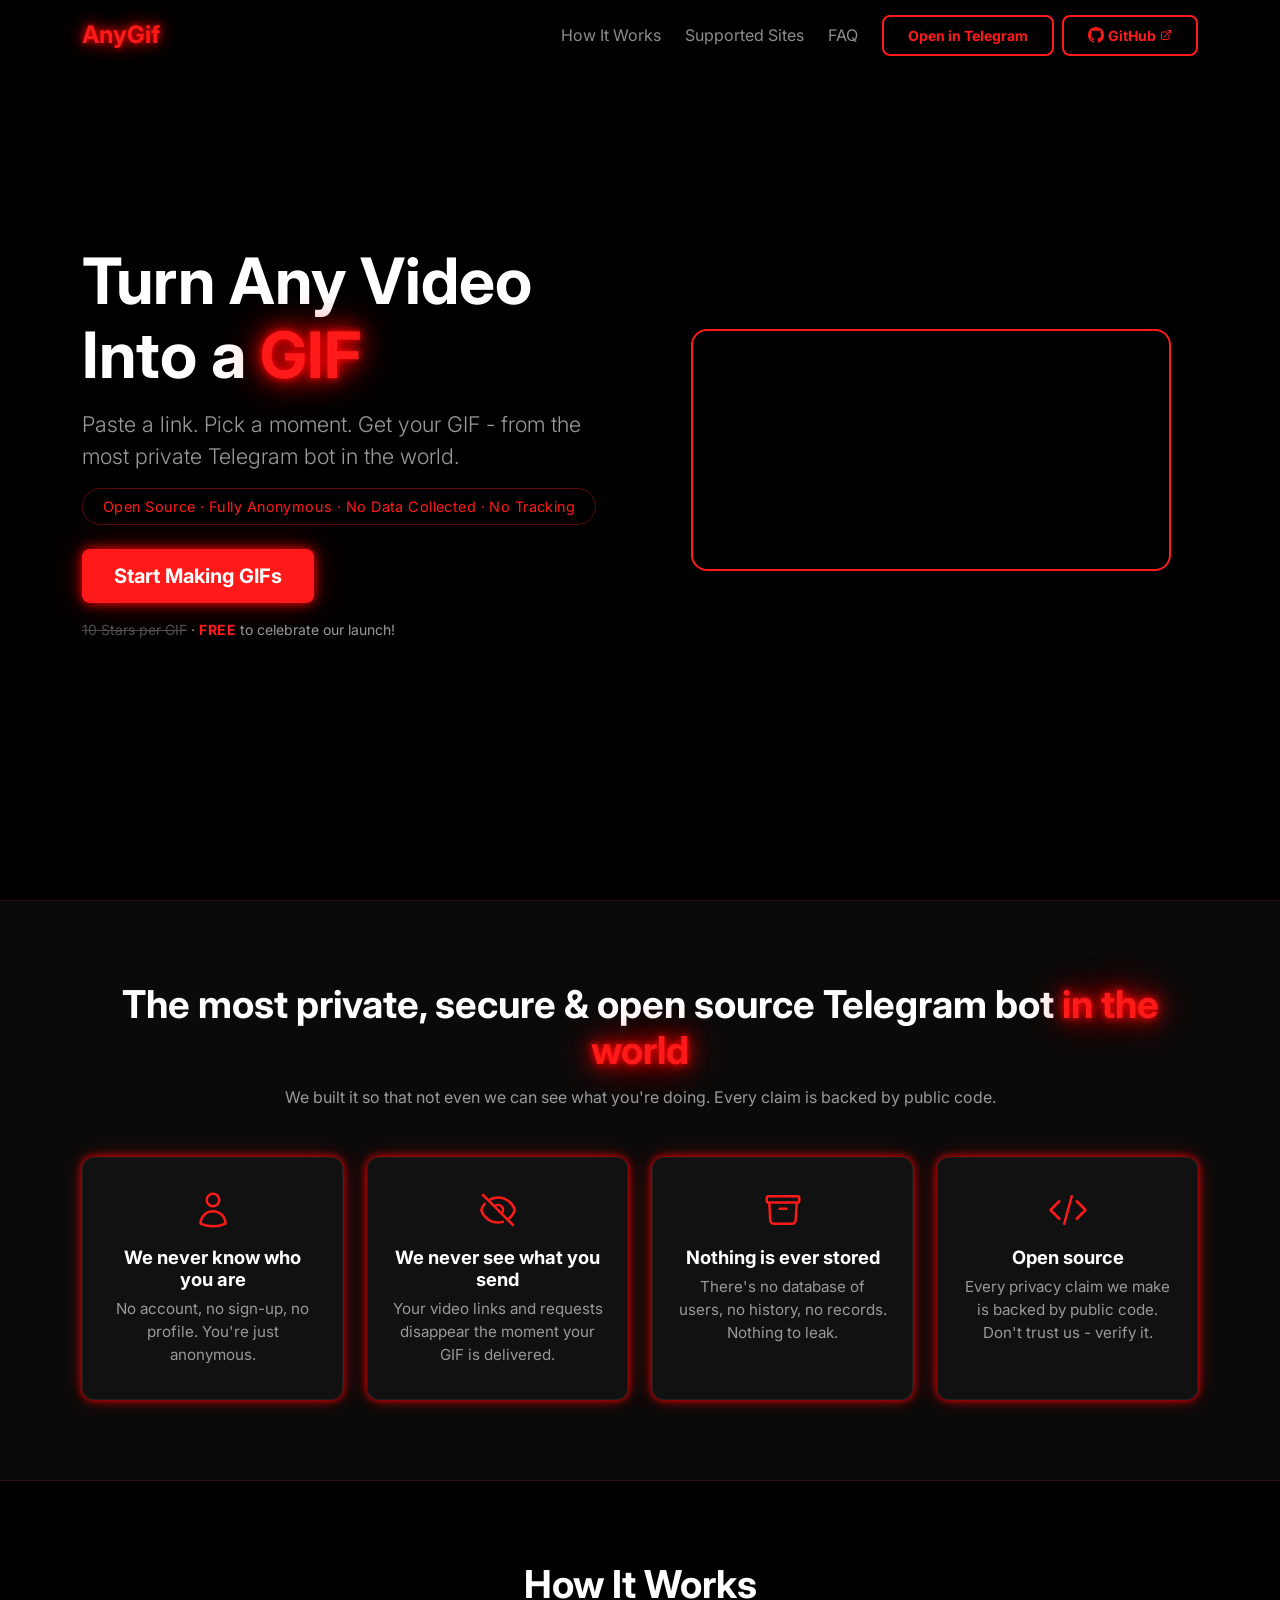
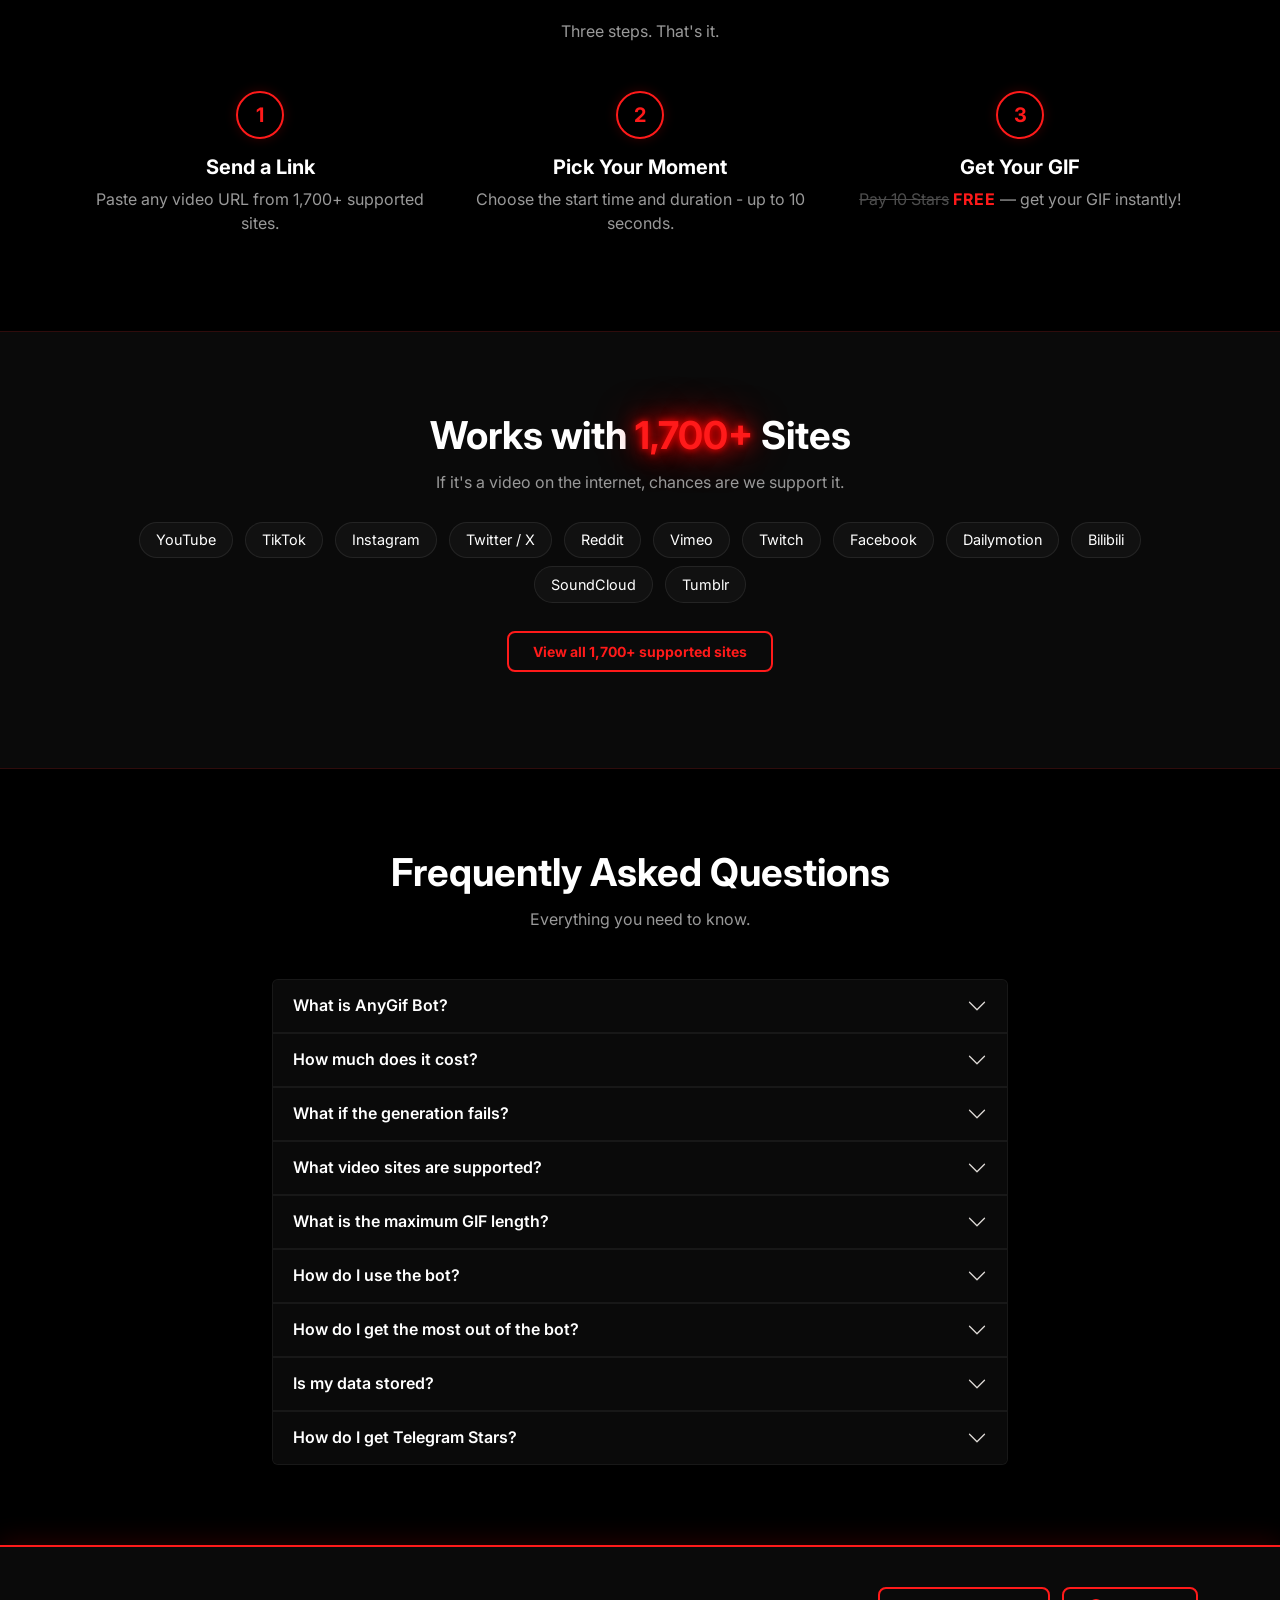
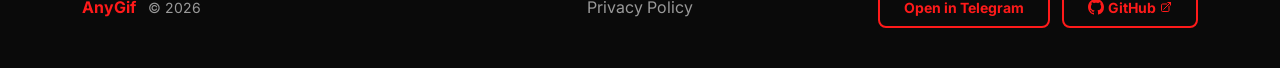
<file: docs/index.html>
<!DOCTYPE html>
<html lang="en">
<head>
  <meta charset="UTF-8">
  <meta name="viewport" content="width=device-width, initial-scale=1">

  <!-- Google tag (gtag.js) -->
  <script async src="https://www.googletagmanager.com/gtag/js?id=G-8D807XM541"></script>
  <script>
    window.dataLayer = window.dataLayer || [];
    function gtag(){dataLayer.push(arguments);}
    gtag('js', new Date());
    gtag('config', 'G-8D807XM541');
  </script>

  <title>AnyGif - Free, Open Source, Private & Secure Telegram Bot | Turn Any Video Into a GIF</title>
  <meta name="description" content="AnyGif is a free, open source, private and secure Telegram bot that converts any video URL into a GIF. Currently free to celebrate our launch! Works with YouTube, TikTok, Instagram, Twitter, Reddit and 1,700+ sites. Fully anonymous, no data collected.">
  <meta name="keywords" content="video to gif, telegram bot, gif maker, youtube to gif, tiktok to gif, instagram to gif, convert video to gif, gif converter, telegram gif bot, video gif converter, make gif from video, anygif, free gif maker, free video to gif, free telegram gif bot">
  <meta name="robots" content="index, follow">
  <link rel="canonical" href="https://anygifbot.com">

  <!-- Open Graph -->
  <meta property="og:type" content="website">
  <meta property="og:site_name" content="AnyGif">
  <meta property="og:title" content="AnyGif - Free, Open Source, Private & Secure Telegram Bot">
  <meta property="og:description" content="Free, open source, private and secure Telegram bot that converts any video URL into a GIF. Currently free to celebrate our launch! YouTube, TikTok, Instagram, Twitter and 1,700+ sites. Fully anonymous.">
  <meta property="og:url" content="https://anygifbot.com">
  <meta property="og:image" content="https://anygifbot.com/assets/og-image.png">
  <meta property="og:image:width" content="1200">
  <meta property="og:image:height" content="630">
  <meta property="og:locale" content="en_US">

  <!-- Twitter Card -->
  <meta name="twitter:card" content="summary_large_image">
  <meta name="twitter:site" content="@alexandercranga">
  <meta name="twitter:creator" content="@alexandercranga">
  <meta name="twitter:title" content="AnyGif - Free, Open Source, Private & Secure Telegram Bot">
  <meta name="twitter:description" content="Free, open source, private and secure Telegram bot that converts any video into a GIF. Currently free to celebrate our launch! 1,700+ sites supported. Fully anonymous.">
  <meta name="twitter:image" content="https://anygifbot.com/assets/og-image.png">

  <!-- Favicon -->
  <link rel="icon" type="image/png" sizes="32x32" href="assets/favicon-32x32.png">
  <link rel="icon" type="image/x-icon" href="assets/favicon.ico">

  <!-- Fonts -->
  <link rel="preconnect" href="https://fonts.googleapis.com">
  <link rel="preconnect" href="https://fonts.gstatic.com" crossorigin>
  <link href="https://fonts.googleapis.com/css2?family=Inter:wght@400;700&display=swap" rel="stylesheet">

  <!-- Bootstrap 5 -->
  <link href="https://cdn.jsdelivr.net/npm/bootstrap@5.3.3/dist/css/bootstrap.min.css" rel="stylesheet">

  <!-- Custom -->
  <link rel="stylesheet" href="css/style.css">

  <!-- JSON-LD -->
  <script type="application/ld+json">
  {
    "@context": "https://schema.org",
    "@type": "SoftwareApplication",
    "name": "AnyGif Bot",
    "operatingSystem": "Telegram",
    "applicationCategory": "MultimediaApplication",
    "description": "Free, open source, private and secure Telegram bot that converts any video URL into a GIF. Currently free to celebrate our launch. Fully anonymous, zero data collected. Works with 1,700+ sites.",
    "url": "https://t.me/anygif_bot",
    "offers": {
      "@type": "Offer",
      "price": "0",
      "priceCurrency": "XTR"
    }
  }
  </script>
  <script type="application/ld+json">
  {
    "@context": "https://schema.org",
    "@type": "FAQPage",
    "mainEntity": [
      {"@type": "Question", "name": "What is AnyGif Bot?", "acceptedAnswer": {"@type": "Answer", "text": "AnyGif is a Telegram bot that converts any video URL into a GIF. Just paste a link, choose the moment you want, and get your GIF delivered right in the chat."}},
      {"@type": "Question", "name": "How much does it cost?", "acceptedAnswer": {"@type": "Answer", "text": "AnyGif is currently free to celebrate our launch! Normally each GIF costs 10 Telegram Stars, but right now every generation is on us."}},
      {"@type": "Question", "name": "What if the generation fails?", "acceptedAnswer": {"@type": "Answer", "text": "If your GIF fails to generate for any reason, just try again. It's free!"}},
      {"@type": "Question", "name": "What video sites are supported?", "acceptedAnswer": {"@type": "Answer", "text": "AnyGif supports over 1,700 websites including YouTube, TikTok, Instagram, Twitter/X, Reddit, Vimeo, Twitch, adult sites, and many more."}},
      {"@type": "Question", "name": "What is the maximum GIF length?", "acceptedAnswer": {"@type": "Answer", "text": "GIFs can be up to 10 seconds long. You choose the start time and duration when creating your GIF."}},
      {"@type": "Question", "name": "How do I get the most out of the bot?", "acceptedAnswer": {"@type": "Answer", "text": "We recommend adding AnyGif as an exception so your GIFs aren't automatically saved to your camera roll. On iOS: go to Settings → Data and Storage → Save to Photos → Private Chats → Add Exception, then select AnyGif and set it to save neither photos nor videos. On Android: go to Settings → Data and Storage → Save to Gallery → Add Exception, then select AnyGif and set it to save neither photos nor videos."}},
      {"@type": "Question", "name": "Is my data stored?", "acceptedAnswer": {"@type": "Answer", "text": "No. AnyGif is fully anonymous and collects zero data. No user IDs, chat IDs, video URLs, or generated GIFs are stored. Videos are processed in real-time and immediately discarded."}},
      {"@type": "Question", "name": "How do I get Telegram Stars?", "acceptedAnswer": {"@type": "Answer", "text": "You don't need Telegram Stars right now — AnyGif is currently free! When pricing returns, Stars are Telegram's built-in digital currency that you can purchase directly within the app."}}
    ]
  }
  </script>
</head>
<body>

  <!-- ===== Navbar ===== -->
  <nav class="navbar navbar-dark navbar-expand-md fixed-top">
    <div class="container">
      <a class="navbar-brand neon-text" href="#">AnyGif</a>
      <button class="navbar-toggler border-0" type="button" data-bs-toggle="collapse" data-bs-target="#mainNav" aria-controls="mainNav" aria-expanded="false" aria-label="Toggle navigation">
        <span class="navbar-toggler-icon"></span>
      </button>
      <div class="collapse navbar-collapse justify-content-end" id="mainNav">
        <ul class="navbar-nav align-items-center gap-2">
          <li class="nav-item"><a class="nav-link" href="#how-it-works">How It Works</a></li>
          <li class="nav-item"><a class="nav-link" href="#sites">Supported Sites</a></li>
          <li class="nav-item"><a class="nav-link" href="#faq">FAQ</a></li>
          <li class="nav-item ms-md-2">
            <a class="btn btn-neon-outline btn-sm" href="https://t.me/anygif_bot" target="_blank" rel="noopener">Open in Telegram</a>
          </li>
          <li class="nav-item">
            <a class="btn btn-neon-outline btn-sm d-flex align-items-center gap-1" href="https://github.com/alexanderkranga/anygif" target="_blank" rel="noopener">
              <svg xmlns="http://www.w3.org/2000/svg" width="16" height="16" fill="currentColor" viewBox="0 0 16 16" aria-hidden="true"><path d="M8 0C3.58 0 0 3.58 0 8c0 3.54 2.29 6.53 5.47 7.59.4.07.55-.17.55-.38 0-.19-.01-.82-.01-1.49-2.01.37-2.53-.49-2.69-.94-.09-.23-.48-.94-.82-1.13-.28-.15-.68-.52-.01-.53.63-.01 1.08.58 1.23.82.72 1.21 1.87.87 2.33.66.07-.52.28-.87.51-1.07-1.78-.2-3.64-.89-3.64-3.95 0-.87.31-1.59.82-2.15-.08-.2-.36-1.02.08-2.12 0 0 .67-.21 2.2.82.64-.18 1.32-.27 2-.27s1.36.09 2 .27c1.53-1.04 2.2-.82 2.2-.82.44 1.1.16 1.92.08 2.12.51.56.82 1.27.82 2.15 0 3.07-1.87 3.75-3.65 3.95.29.25.54.73.54 1.48 0 1.07-.01 1.93-.01 2.2 0 .21.15.46.55.38A8.01 8.01 0 0 0 16 8c0-4.42-3.58-8-8-8"/></svg>
              GitHub
              <svg xmlns="http://www.w3.org/2000/svg" width="12" height="12" fill="none" viewBox="0 0 24 24" stroke="currentColor" stroke-width="2" aria-hidden="true"><path stroke-linecap="round" stroke-linejoin="round" d="M13.5 6H5.25A2.25 2.25 0 0 0 3 8.25v10.5A2.25 2.25 0 0 0 5.25 21h10.5A2.25 2.25 0 0 0 18 18.75V10.5m-10.5 6L21 3m0 0h-5.25M21 3v5.25"/></svg>
            </a>
          </li>
        </ul>
      </div>
    </div>
  </nav>

  <!-- ===== Hero ===== -->
  <section class="hero">
    <div class="container">
      <div class="row align-items-center g-5">
        <div class="col-lg-6">
          <h1>Turn Any Video<br>Into a <span class="neon-text" style="color:var(--neon)">GIF</span></h1>
          <p class="lead mt-3 mb-3">Paste a link. Pick a moment. Get your GIF - from the most private Telegram bot in the world.</p>
          <p class="badge-anon mb-4">Open Source &middot; Fully Anonymous &middot; No Data Collected &middot; No Tracking</p>
          <!-- Demo video: visible here on mobile, moves to right column on lg -->
          <div class="d-lg-none d-flex justify-content-center mb-4">
            <video class="hero-demo-video" autoplay loop muted playsinline>
              <source src="assets/hero-demo.mp4" type="video/mp4">
            </video>
          </div>
          <div class="d-flex align-items-center gap-3 flex-wrap">
            <a class="btn btn-neon btn-lg" href="https://t.me/anygif_bot" target="_blank" rel="noopener">Start Making GIFs</a>
            <div id="gif-count" style="opacity:0;transition:opacity .4s;line-height:1.2">
              <div id="gif-count-number" style="color:var(--neon);font-size:2.8rem;font-weight:700;animation:pulse-glow-text 2.5s ease-in-out infinite"></div>
              <div style="color:var(--text-muted);font-size:0.75rem;letter-spacing:.04em;text-transform:uppercase">GIFs generated so far</div>
            </div>
          </div>
          <p class="mt-3 small" style="color:var(--text-muted)"><span class="price-struck">10 Stars per GIF</span> &middot; <span class="free-badge">FREE</span> to celebrate our launch!</p>
        </div>
        <!-- Demo video: desktop only, right column -->
        <div class="col-lg-6 d-none d-lg-flex justify-content-center">
          <video class="hero-demo-video" autoplay loop muted playsinline>
            <source src="assets/hero-demo.mp4" type="video/mp4">
          </video>
        </div>
      </div>
    </div>
  </section>

  <!-- ===== Anonymous & Private ===== -->
  <section class="privacy-section" id="privacy-highlight">
    <div class="container text-center">
      <h2 class="section-title">The most private, secure &amp; open source Telegram bot <span class="neon-text" style="color:var(--neon)">in the world</span></h2>
      <p class="mb-5" style="color:var(--text-muted)">We built it so that not even we can see what you're doing. Every claim is backed by public code.</p>
      <div class="row g-4 justify-content-center">
        <div class="col-md-6 col-lg-3">
          <div class="icon-card neon-glow-box">
            <svg xmlns="http://www.w3.org/2000/svg" fill="none" viewBox="0 0 24 24" stroke="currentColor" stroke-width="1.5">
              <path stroke-linecap="round" stroke-linejoin="round" d="M15.75 6a3.75 3.75 0 11-7.5 0 3.75 3.75 0 017.5 0zM4.501 20.118a7.5 7.5 0 0114.998 0A17.933 17.933 0 0112 21.75c-2.676 0-5.216-.584-7.499-1.632z"/>
            </svg>
            <h3>We never know who you are</h3>
            <p>No account, no sign-up, no profile. You're just anonymous.</p>
          </div>
        </div>
        <div class="col-md-6 col-lg-3">
          <div class="icon-card neon-glow-box">
            <svg xmlns="http://www.w3.org/2000/svg" fill="none" viewBox="0 0 24 24" stroke="currentColor" stroke-width="1.5">
              <path stroke-linecap="round" stroke-linejoin="round" d="M3.98 8.223A10.477 10.477 0 001.934 12c1.292 4.338 5.31 7.5 10.066 7.5.993 0 1.953-.138 2.863-.395M6.228 6.228A10.45 10.45 0 0112 4.5c4.756 0 8.773 3.162 10.065 7.498a10.523 10.523 0 01-4.293 5.774M6.228 6.228L3 3m3.228 3.228l3.65 3.65m7.894 7.894L21 21m-3.228-3.228l-3.65-3.65m0 0a3 3 0 10-4.243-4.243m4.242 4.242L9.88 9.88"/>
            </svg>
            <h3>We never see what you send</h3>
            <p>Your video links and requests disappear the moment your GIF is delivered.</p>
          </div>
        </div>
        <div class="col-md-6 col-lg-3">
          <div class="icon-card neon-glow-box">
            <svg xmlns="http://www.w3.org/2000/svg" fill="none" viewBox="0 0 24 24" stroke="currentColor" stroke-width="1.5">
              <path stroke-linecap="round" stroke-linejoin="round" d="M20.25 7.5l-.625 10.632a2.25 2.25 0 01-2.247 2.118H6.622a2.25 2.25 0 01-2.247-2.118L3.75 7.5M10 11.25h4M3.375 7.5h17.25c.621 0 1.125-.504 1.125-1.125v-1.5c0-.621-.504-1.125-1.125-1.125H3.375c-.621 0-1.125.504-1.125 1.125v1.5c0 .621.504 1.125 1.125 1.125z"/>
            </svg>
            <h3>Nothing is ever stored</h3>
            <p>There's no database of users, no history, no records. Nothing to leak.</p>
          </div>
        </div>
        <div class="col-md-6 col-lg-3">
          <div class="icon-card neon-glow-box">
            <svg xmlns="http://www.w3.org/2000/svg" fill="none" viewBox="0 0 24 24" stroke="currentColor" stroke-width="1.5">
              <path stroke-linecap="round" stroke-linejoin="round" d="M17.25 6.75L22.5 12l-5.25 5.25m-10.5 0L1.5 12l5.25-5.25m7.5-3l-4.5 16.5"/>
            </svg>
            <h3>Open source</h3>
            <p>Every privacy claim we make is backed by public code. Don't trust us - verify it.</p>
          </div>
        </div>
      </div>
    </div>
  </section>

  <!-- ===== How It Works ===== -->
  <section id="how-it-works">
    <div class="container text-center">
      <h2 class="section-title">How It Works</h2>
      <p class="mb-5" style="color:var(--text-muted)">Three steps. That's it.</p>
      <div class="row g-4">
        <div class="col-md-4">
          <div class="step-number">1</div>
          <h3 class="h5 fw-bold mb-2">Send a Link</h3>
          <p style="color:var(--text-muted)">Paste any video URL from 1,700+ supported sites.</p>
        </div>
        <div class="col-md-4">
          <div class="step-number">2</div>
          <h3 class="h5 fw-bold mb-2">Pick Your Moment</h3>
          <p style="color:var(--text-muted)">Choose the start time and duration - up to 10 seconds.</p>
        </div>
        <div class="col-md-4">
          <div class="step-number">3</div>
          <h3 class="h5 fw-bold mb-2">Get Your GIF</h3>
          <p style="color:var(--text-muted)"><span class="price-struck">Pay 10 Stars</span> <span class="free-badge">FREE</span> — get your GIF instantly!</p>
        </div>
      </div>
    </div>
  </section>

  <!-- ===== Supported Sites ===== -->
  <section class="privacy-section" id="sites">
    <div class="container text-center">
      <h2 class="section-title">Works with <span class="neon-text" style="color:var(--neon)">1,700+</span> Sites</h2>
      <p class="mb-4" style="color:var(--text-muted)">If it's a video on the internet, chances are we support it.</p>

      <div class="mb-4">
        <span class="site-pill">YouTube</span>
        <span class="site-pill">TikTok</span>
        <span class="site-pill">Instagram</span>
        <span class="site-pill">Twitter / X</span>
        <span class="site-pill">Reddit</span>
        <span class="site-pill">Vimeo</span>
        <span class="site-pill">Twitch</span>
        <span class="site-pill">Facebook</span>
        <span class="site-pill">Dailymotion</span>
        <span class="site-pill">Bilibili</span>
        <span class="site-pill">SoundCloud</span>
        <span class="site-pill">Tumblr</span>
      </div>

      <p>
        <button class="btn btn-neon-outline btn-sm" type="button" data-bs-toggle="collapse" data-bs-target="#allSites" aria-expanded="false" aria-controls="allSites">
          View all 1,700+ supported sites
        </button>
      </p>

      <div class="collapse" id="allSites">
        <div class="sites-expanded text-start mt-4 p-4 rounded-3" style="background:var(--surface-alt)">
          <h6>Video Platforms</h6>
          <span class="site-pill">YouTube</span>
          <span class="site-pill">Vimeo</span>
          <span class="site-pill">Dailymotion</span>
          <span class="site-pill">Bilibili</span>
          <span class="site-pill">Rumble</span>

          <h6>Social Media</h6>
          <span class="site-pill">TikTok</span>
          <span class="site-pill">Instagram</span>
          <span class="site-pill">Twitter / X</span>
          <span class="site-pill">Reddit</span>
          <span class="site-pill">Facebook</span>

          <h6>Streaming & Gaming</h6>
          <span class="site-pill">Twitch</span>
          <span class="site-pill">Crunchyroll</span>
          <span class="site-pill">VK Video</span>

          <h6>News & Media</h6>
          <span class="site-pill">BBC</span>
          <span class="site-pill">CNN</span>
          <span class="site-pill">Al Jazeera</span>

          <h6>Music</h6>
          <span class="site-pill">SoundCloud</span>
          <span class="site-pill">Bandcamp</span>
          <span class="site-pill">Audiomack</span>

          <h6>Other</h6>
          <span class="site-pill">Streamable</span>
          <span class="site-pill">Imgur</span>
          <span class="site-pill">Google Drive</span>
          <span class="site-pill">Archive.org</span>


          <p class="text-center mt-3 mb-0" style="color:var(--text-muted)"><em>...and hundreds more</em></p>
        </div>
      </div>
    </div>
  </section>

  <!-- ===== FAQ ===== -->
  <section id="faq">
    <div class="container">
      <h2 class="section-title text-center">Frequently Asked Questions</h2>
      <p class="text-center mb-5" style="color:var(--text-muted)">Everything you need to know.</p>

      <div class="row justify-content-center">
        <div class="col-lg-8">
          <div class="accordion" id="faqAccordion">

            <div class="accordion-item">
              <h2 class="accordion-header">
                <button class="accordion-button collapsed" type="button" data-bs-toggle="collapse" data-bs-target="#faq1">What is AnyGif Bot?</button>
              </h2>
              <div id="faq1" class="accordion-collapse collapse" data-bs-parent="#faqAccordion">
                <div class="accordion-body">AnyGif is a Telegram bot that converts any video URL into a GIF. Just paste a link, choose the moment you want, and get your GIF delivered right in the chat.</div>
              </div>
            </div>

            <div class="accordion-item">
              <h2 class="accordion-header">
                <button class="accordion-button collapsed" type="button" data-bs-toggle="collapse" data-bs-target="#faq2">How much does it cost?</button>
              </h2>
              <div id="faq2" class="accordion-collapse collapse" data-bs-parent="#faqAccordion">
                <div class="accordion-body">AnyGif is currently <strong>free</strong> to celebrate our launch! Normally each GIF costs 10 Telegram Stars, but right now every generation is on us.</div>
              </div>
            </div>

            <div class="accordion-item">
              <h2 class="accordion-header">
                <button class="accordion-button collapsed" type="button" data-bs-toggle="collapse" data-bs-target="#faq3">What if the generation fails?</button>
              </h2>
              <div id="faq3" class="accordion-collapse collapse" data-bs-parent="#faqAccordion">
                <div class="accordion-body">If your GIF fails to generate for any reason, just try again. It's free!</div>
              </div>
            </div>

            <div class="accordion-item">
              <h2 class="accordion-header">
                <button class="accordion-button collapsed" type="button" data-bs-toggle="collapse" data-bs-target="#faq4">What video sites are supported?</button>
              </h2>
              <div id="faq4" class="accordion-collapse collapse" data-bs-parent="#faqAccordion">
                <div class="accordion-body">AnyGif supports over 1,800 websites including YouTube, TikTok, Instagram, Twitter/X, Reddit, Vimeo, Twitch, adult sites, and many more. If it's a video on the internet, there's a good chance it works.</div>
              </div>
            </div>

            <div class="accordion-item">
              <h2 class="accordion-header">
                <button class="accordion-button collapsed" type="button" data-bs-toggle="collapse" data-bs-target="#faq5">What is the maximum GIF length?</button>
              </h2>
              <div id="faq5" class="accordion-collapse collapse" data-bs-parent="#faqAccordion">
                <div class="accordion-body">GIFs can be up to 10 seconds long. You choose the start time and duration when creating your GIF.</div>
              </div>
            </div>

            <div class="accordion-item">
              <h2 class="accordion-header">
                <button class="accordion-button collapsed" type="button" data-bs-toggle="collapse" data-bs-target="#faq6">How do I use the bot?</button>
              </h2>
              <div id="faq6" class="accordion-collapse collapse" data-bs-parent="#faqAccordion">
                <div class="accordion-body">Open <a href="https://t.me/anygif_bot" target="_blank" rel="noopener">@anygif_bot</a> in Telegram and send a command like <code>/gif &lt;URL&gt; &lt;start_time&gt; &lt;duration&gt;</code>. Your GIF will be generated instantly — no payment required while AnyGif is free!</div>
              </div>
            </div>

            <div class="accordion-item">
              <h2 class="accordion-header">
                <button class="accordion-button collapsed" type="button" data-bs-toggle="collapse" data-bs-target="#faq6b">How do I get the most out of the bot?</button>
              </h2>
              <div id="faq6b" class="accordion-collapse collapse" data-bs-parent="#faqAccordion">
                <div class="accordion-body">We recommend adding AnyGif as an exception so your GIFs aren't automatically saved to your camera roll. On <strong>iOS</strong>: go to <strong>Settings → Data and Storage → Save to Photos → Private Chats → Add Exception</strong>, then select AnyGif and set it to save neither photos nor videos. On <strong>Android</strong>: go to <strong>Settings → Data and Storage → Save to Gallery → Add Exception</strong>, then select AnyGif and set it to save neither photos nor videos.</div>
              </div>
            </div>

            <div class="accordion-item">
              <h2 class="accordion-header">
                <button class="accordion-button collapsed" type="button" data-bs-toggle="collapse" data-bs-target="#faq7">Is my data stored?</button>
              </h2>
              <div id="faq7" class="accordion-collapse collapse" data-bs-parent="#faqAccordion">
                <div class="accordion-body">Nothing. Your video link and request are used to create your GIF and then immediately discarded. We have no record of what you asked for, who you are, or that you ever used the bot. Read our <a href="privacy.html">Privacy Policy</a> for full details.</div>
              </div>
            </div>

            <div class="accordion-item">
              <h2 class="accordion-header">
                <button class="accordion-button collapsed" type="button" data-bs-toggle="collapse" data-bs-target="#faq8">How do I get Telegram Stars?</button>
              </h2>
              <div id="faq8" class="accordion-collapse collapse" data-bs-parent="#faqAccordion">
                <div class="accordion-body">You don't need Telegram Stars right now — AnyGif is currently <strong>free</strong>! When pricing returns, Stars are Telegram's built-in digital currency that you can purchase directly within the Telegram app under Settings &rarr; My Stars.</div>
              </div>
            </div>

          </div>
        </div>
      </div>
    </div>
  </section>

  <!-- ===== Footer ===== -->
  <footer>
    <div class="container">
      <div class="row align-items-center text-center text-md-start">
        <div class="col-md-4 mb-3 mb-md-0">
          <span class="fw-bold" style="color:var(--neon)">AnyGif</span>
          <span class="ms-2 small" style="color:var(--text-muted)">&copy; 2026</span>
        </div>
        <div class="col-md-4 mb-3 mb-md-0 text-md-center">
          <a href="privacy.html">Privacy Policy</a>
        </div>
        <div class="col-md-4 text-md-end">
          <a class="btn btn-neon-outline btn-sm" href="https://t.me/anygif_bot" target="_blank" rel="noopener">Open in Telegram</a>
          <a class="btn btn-neon-outline btn-sm ms-2 d-inline-flex align-items-center gap-1" href="https://github.com/alexanderkranga/anygif" target="_blank" rel="noopener">
            <svg xmlns="http://www.w3.org/2000/svg" width="16" height="16" fill="currentColor" viewBox="0 0 16 16" aria-hidden="true"><path d="M8 0C3.58 0 0 3.58 0 8c0 3.54 2.29 6.53 5.47 7.59.4.07.55-.17.55-.38 0-.19-.01-.82-.01-1.49-2.01.37-2.53-.49-2.69-.94-.09-.23-.48-.94-.82-1.13-.28-.15-.68-.52-.01-.53.63-.01 1.08.58 1.23.82.72 1.21 1.87.87 2.33.66.07-.52.28-.87.51-1.07-1.78-.2-3.64-.89-3.64-3.95 0-.87.31-1.59.82-2.15-.08-.2-.36-1.02.08-2.12 0 0 .67-.21 2.2.82.64-.18 1.32-.27 2-.27s1.36.09 2 .27c1.53-1.04 2.2-.82 2.2-.82.44 1.1.16 1.92.08 2.12.51.56.82 1.27.82 2.15 0 3.07-1.87 3.75-3.65 3.95.29.25.54.73.54 1.48 0 1.07-.01 1.93-.01 2.2 0 .21.15.46.55.38A8.01 8.01 0 0 0 16 8c0-4.42-3.58-8-8-8"/></svg>
            GitHub
            <svg xmlns="http://www.w3.org/2000/svg" width="12" height="12" fill="none" viewBox="0 0 24 24" stroke="currentColor" stroke-width="2" aria-hidden="true"><path stroke-linecap="round" stroke-linejoin="round" d="M13.5 6H5.25A2.25 2.25 0 0 0 3 8.25v10.5A2.25 2.25 0 0 0 5.25 21h10.5A2.25 2.25 0 0 0 18 18.75V10.5m-10.5 6L21 3m0 0h-5.25M21 3v5.25"/></svg>
          </a>
        </div>
      </div>
    </div>
  </footer>

  <!-- Bootstrap JS -->
  <script src="https://cdn.jsdelivr.net/npm/bootstrap@5.3.3/dist/js/bootstrap.bundle.min.js"></script>
  <!-- Custom JS -->
  <script src="js/main.js"></script>
</body>
</html>
</file>
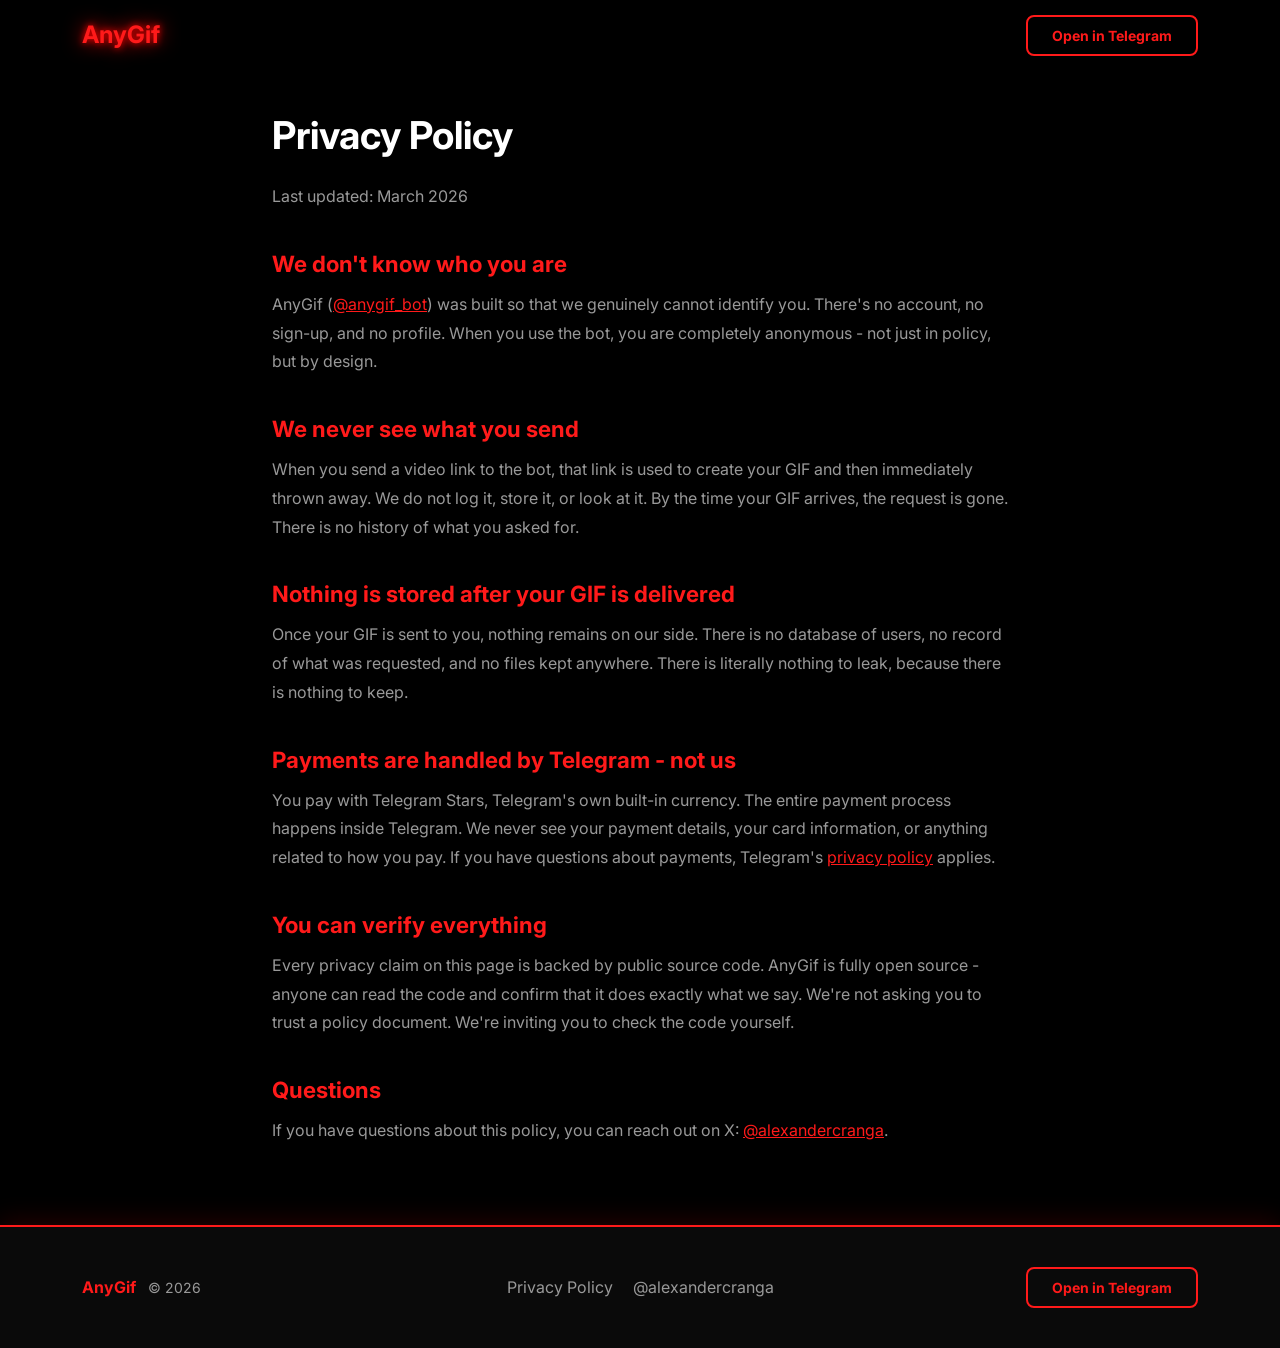
<file: docs/privacy.html>
<!DOCTYPE html>
<html lang="en">
<head>
  <meta charset="UTF-8">
  <meta name="viewport" content="width=device-width, initial-scale=1">

  <!-- Google tag (gtag.js) -->
  <script async src="https://www.googletagmanager.com/gtag/js?id=G-8D807XM541"></script>
  <script>
    window.dataLayer = window.dataLayer || [];
    function gtag(){dataLayer.push(arguments);}
    gtag('js', new Date());
    gtag('config', 'G-8D807XM541');
  </script>

  <title>Privacy Policy - AnyGif Bot</title>
  <meta name="description" content="AnyGif Bot privacy policy. Fully anonymous Telegram GIF bot with zero data collection. No user IDs, no tracking, no cookies.">
  <meta name="robots" content="index, follow">
  <link rel="canonical" href="https://anygifbot.com/privacy.html">

  <!-- Favicon -->
  <link rel="icon" type="image/png" sizes="32x32" href="assets/favicon-32x32.png">
  <link rel="icon" type="image/x-icon" href="assets/favicon.ico">

  <!-- Fonts -->
  <link rel="preconnect" href="https://fonts.googleapis.com">
  <link rel="preconnect" href="https://fonts.gstatic.com" crossorigin>
  <link href="https://fonts.googleapis.com/css2?family=Inter:wght@400;700&display=swap" rel="stylesheet">

  <!-- Bootstrap 5 -->
  <link href="https://cdn.jsdelivr.net/npm/bootstrap@5.3.3/dist/css/bootstrap.min.css" rel="stylesheet">

  <!-- Custom -->
  <link rel="stylesheet" href="css/style.css">
</head>
<body>

  <!-- ===== Navbar ===== -->
  <nav class="navbar navbar-dark navbar-expand-md fixed-top">
    <div class="container">
      <a class="navbar-brand neon-text" href="index.html">AnyGif</a>
      <div class="ms-auto">
        <a class="btn btn-neon-outline btn-sm" href="https://t.me/anygif_bot" target="_blank" rel="noopener">Open in Telegram</a>
      </div>
    </div>
  </nav>

  <!-- ===== Privacy Content ===== -->
  <main class="privacy-content" style="padding-top:7rem;padding-bottom:4rem">
    <div class="container">
      <div class="row justify-content-center">
        <div class="col-lg-8">

          <h1 class="section-title mb-4">Privacy Policy</h1>
          <p style="color:var(--text-muted)">Last updated: March 2026</p>

          <h2>We don't know who you are</h2>
          <p>AnyGif (<a href="https://t.me/anygif_bot" target="_blank" rel="noopener">@anygif_bot</a>) was built so that we genuinely cannot identify you. There's no account, no sign-up, and no profile. When you use the bot, you are completely anonymous - not just in policy, but by design.</p>

          <h2>We never see what you send</h2>
          <p>When you send a video link to the bot, that link is used to create your GIF and then immediately thrown away. We do not log it, store it, or look at it. By the time your GIF arrives, the request is gone. There is no history of what you asked for.</p>

          <h2>Nothing is stored after your GIF is delivered</h2>
          <p>Once your GIF is sent to you, nothing remains on our side. There is no database of users, no record of what was requested, and no files kept anywhere. There is literally nothing to leak, because there is nothing to keep.</p>

          <h2>Payments are handled by Telegram - not us</h2>
          <p>You pay with Telegram Stars, Telegram's own built-in currency. The entire payment process happens inside Telegram. We never see your payment details, your card information, or anything related to how you pay. If you have questions about payments, Telegram's <a href="https://telegram.org/privacy" target="_blank" rel="noopener">privacy policy</a> applies.</p>

          <h2>You can verify everything</h2>
          <p>Every privacy claim on this page is backed by public source code. AnyGif is fully open source - anyone can read the code and confirm that it does exactly what we say. We're not asking you to trust a policy document. We're inviting you to check the code yourself.</p>

          <h2>Questions</h2>
          <p>If you have questions about this policy, you can reach out on X: <a href="https://x.com/alexandercranga" target="_blank" rel="noopener">@alexandercranga</a>.</p>

        </div>
      </div>
    </div>
  </main>

  <!-- ===== Footer ===== -->
  <footer>
    <div class="container">
      <div class="row align-items-center text-center text-md-start">
        <div class="col-md-4 mb-3 mb-md-0">
          <span class="fw-bold" style="color:var(--neon)">AnyGif</span>
          <span class="ms-2 small" style="color:var(--text-muted)">&copy; 2026</span>
        </div>
        <div class="col-md-4 mb-3 mb-md-0 text-md-center">
          <a href="privacy.html" class="me-3">Privacy Policy</a>
          <a href="https://x.com/alexandercranga" target="_blank" rel="noopener">@alexandercranga</a>
        </div>
        <div class="col-md-4 text-md-end">
          <a class="btn btn-neon-outline btn-sm" href="https://t.me/anygif_bot" target="_blank" rel="noopener">Open in Telegram</a>
        </div>
      </div>
    </div>
  </footer>

  <!-- Bootstrap JS -->
  <script src="https://cdn.jsdelivr.net/npm/bootstrap@5.3.3/dist/js/bootstrap.bundle.min.js"></script>
  <!-- Custom JS -->
  <script src="js/main.js"></script>
</body>
</html>
</file>
<file: docs/css/style.css>
/* ===== AnyGif Neon Theme ===== */

:root {
  --bg: #000000;
  --surface: #0a0a0a;
  --surface-alt: #111111;
  --neon: #ff1a1a;
  --neon-glow: #ff0000;
  --text: #ffffff;
  --text-muted: #999999;
  --font: 'Inter', sans-serif;
}

/* ===== Base ===== */

* { box-sizing: border-box; }

html { scroll-behavior: smooth; overflow-x: hidden; }

body {
  background: var(--bg);
  color: var(--text);
  font-family: var(--font);
  overflow-x: hidden;
}

::selection {
  background: var(--neon);
  color: var(--bg);
}

a { color: var(--neon); transition: opacity .2s; }
a:hover { color: var(--neon); opacity: .8; }

/* ===== Neon Utilities ===== */

.neon-text {
  text-shadow:
    0 0 7px var(--neon-glow),
    0 0 20px var(--neon-glow),
    0 0 42px var(--neon-glow);
}

.neon-glow-box {
  box-shadow:
    0 0 8px var(--neon-glow),
    0 0 24px rgba(255, 0, 0, .25);
}

/* ===== Navbar ===== */

.navbar {
  transition: background .3s, backdrop-filter .3s;
  padding: .75rem 0;
}

.navbar.scrolled {
  background: rgba(0, 0, 0, .85) !important;
  backdrop-filter: blur(12px);
  -webkit-backdrop-filter: blur(12px);
}

.navbar-brand {
  font-weight: 700;
  font-size: 1.5rem;
  color: var(--neon) !important;
  text-shadow:
    0 0 7px var(--neon-glow),
    0 0 20px var(--neon-glow);
}

/* ===== Buttons ===== */

.btn-neon {
  background: var(--neon);
  color: #fff;
  border: none;
  font-weight: 700;
  padding: .75rem 2rem;
  border-radius: .5rem;
  transition: box-shadow .25s, transform .15s;
  box-shadow: 0 0 12px var(--neon-glow), 0 0 36px rgba(255, 0, 0, .3);
}

.btn-neon:hover {
  color: #fff;
  transform: translateY(-2px);
  box-shadow: 0 0 20px var(--neon-glow), 0 0 60px rgba(255, 0, 0, .45);
}

.btn-neon-outline {
  background: transparent;
  color: var(--neon);
  border: 2px solid var(--neon);
  font-weight: 700;
  padding: .5rem 1.5rem;
  border-radius: .5rem;
  transition: box-shadow .25s, background .25s;
}

.btn-neon-outline:hover {
  color: #fff;
  background: var(--neon);
  box-shadow: 0 0 12px var(--neon-glow);
}

/* ===== Hero ===== */

.hero {
  min-height: 100vh;
  display: flex;
  align-items: center;
  position: relative;
}

.hero h1 {
  font-size: clamp(2.2rem, 6vw, 4rem);
  font-weight: 700;
  line-height: 1.15;
}

.hero .lead {
  font-size: clamp(1rem, 2.5vw, 1.35rem);
  color: var(--text-muted);
}

.hero-demo-video {
  width: 100%;
  max-width: 480px;
  border: 2px solid var(--neon);
  border-radius: 1rem;
  overflow: hidden;
  animation: pulse-glow 2.5s ease-in-out infinite;
}

@keyframes pulse-glow {
  0%, 100% { box-shadow: 0 0 12px var(--neon-glow), 0 0 36px rgba(255, 0, 0, .15); }
  50% { box-shadow: 0 0 24px var(--neon-glow), 0 0 72px rgba(255, 0, 0, .3); }
}

@keyframes pulse-glow-text {
  0%, 100% { text-shadow: 0 0 7px var(--neon-glow), 0 0 20px var(--neon-glow); }
  50% { text-shadow: 0 0 14px var(--neon-glow), 0 0 40px var(--neon-glow), 0 0 80px rgba(255, 0, 0, .4); }
}

.badge-anon {
  display: inline-block;
  font-size: .9rem;
  color: var(--neon);
  border: 1px solid rgba(255, 26, 26, .35);
  border-radius: 2rem;
  padding: .4rem 1.25rem;
  letter-spacing: .03em;
}

/* ===== Sections ===== */

section { padding: 5rem 0; }

.section-title {
  font-size: clamp(1.6rem, 4vw, 2.4rem);
  font-weight: 700;
  margin-bottom: .75rem;
}

/* ===== Privacy / Anonymous Section ===== */

.privacy-section {
  background: var(--surface);
  border-top: 1px solid rgba(255, 26, 26, .15);
  border-bottom: 1px solid rgba(255, 26, 26, .15);
}

.icon-card {
  background: var(--surface-alt);
  border: 1px solid rgba(255, 255, 255, .06);
  border-radius: .75rem;
  padding: 2rem 1.5rem;
  text-align: center;
  transition: border-color .25s, box-shadow .25s;
  height: 100%;
}

.icon-card:hover {
  border-color: rgba(255, 26, 26, .3);
  box-shadow: 0 0 18px rgba(255, 0, 0, .1);
}

.icon-card svg {
  width: 40px;
  height: 40px;
  color: var(--neon);
  margin-bottom: 1rem;
}

.icon-card h3 {
  font-size: 1.15rem;
  font-weight: 700;
  margin-bottom: .5rem;
}

.icon-card p {
  color: var(--text-muted);
  font-size: .95rem;
  margin: 0;
}

/* ===== How It Works ===== */

.step-number {
  display: inline-flex;
  align-items: center;
  justify-content: center;
  width: 48px;
  height: 48px;
  border-radius: 50%;
  border: 2px solid var(--neon);
  color: var(--neon);
  font-weight: 700;
  font-size: 1.25rem;
  margin-bottom: 1rem;
  box-shadow: 0 0 12px rgba(255, 0, 0, .2);
}

/* ===== Supported Sites ===== */

.site-pill {
  display: inline-block;
  background: var(--surface-alt);
  border: 1px solid rgba(255, 255, 255, .08);
  border-radius: 2rem;
  padding: .4rem 1rem;
  font-size: .9rem;
  margin: .25rem;
  transition: border-color .2s;
}

.site-pill:hover {
  border-color: var(--neon);
}

.sites-expanded .site-pill {
  font-size: .85rem;
  padding: .3rem .85rem;
}

.sites-expanded h6 {
  color: var(--neon);
  font-weight: 700;
  font-size: .85rem;
  text-transform: uppercase;
  letter-spacing: .06em;
  margin-top: 1.25rem;
  margin-bottom: .5rem;
}

/* ===== FAQ Accordion ===== */

.accordion-item {
  background: var(--surface) !important;
  border: 1px solid rgba(255, 255, 255, .06) !important;
}

.accordion-button {
  background: var(--surface) !important;
  color: var(--text) !important;
  font-weight: 600;
  font-size: 1rem;
  box-shadow: none !important;
}

.accordion-button::after {
  filter: invert(1);
}

.accordion-button:not(.collapsed) {
  color: var(--neon) !important;
  background: var(--surface-alt) !important;
}

.accordion-body {
  background: var(--surface-alt);
  color: var(--text-muted);
  font-size: .95rem;
  line-height: 1.7;
}

/* ===== Footer ===== */

footer {
  border-top: 2px solid var(--neon);
  box-shadow: 0 -4px 24px rgba(255, 0, 0, .15);
  background: var(--surface);
  padding: 2.5rem 0;
}

footer a {
  color: var(--text-muted);
  text-decoration: none;
}

footer a:hover {
  color: var(--neon);
  opacity: 1;
}

/* ===== Privacy Page ===== */

.privacy-content h2 {
  font-size: 1.4rem;
  font-weight: 700;
  margin-top: 2.5rem;
  margin-bottom: .75rem;
  color: var(--neon);
}

.privacy-content p,
.privacy-content li {
  color: var(--text-muted);
  line-height: 1.8;
}

.privacy-content ul {
  padding-left: 1.25rem;
}

/* ===== Free Mode ===== */

.free-badge {
  color: var(--neon);
  font-weight: 700;
  text-transform: uppercase;
  letter-spacing: .04em;
  animation: pulse-glow-text 2.5s ease-in-out infinite;
}

.price-struck {
  text-decoration: line-through;
  opacity: 0.5;
}

/* ===== Hide scrollbars (keep scroll functional) ===== */

html, body { scrollbar-width: none; }
html::-webkit-scrollbar, body::-webkit-scrollbar { display: none; }

/* ===== Responsive ===== */

@media (max-width: 767.98px) {
  .hero { text-align: center; }
  .hero .d-flex.flex-wrap { justify-content: center; }
  .hero #gif-count { text-align: center; }
  .hero-demo-video { margin: 0 auto 2rem; max-width: 320px; }
  section { padding: 3.5rem 0; }
  .btn-neon { width: 100%; }
}
</file>
